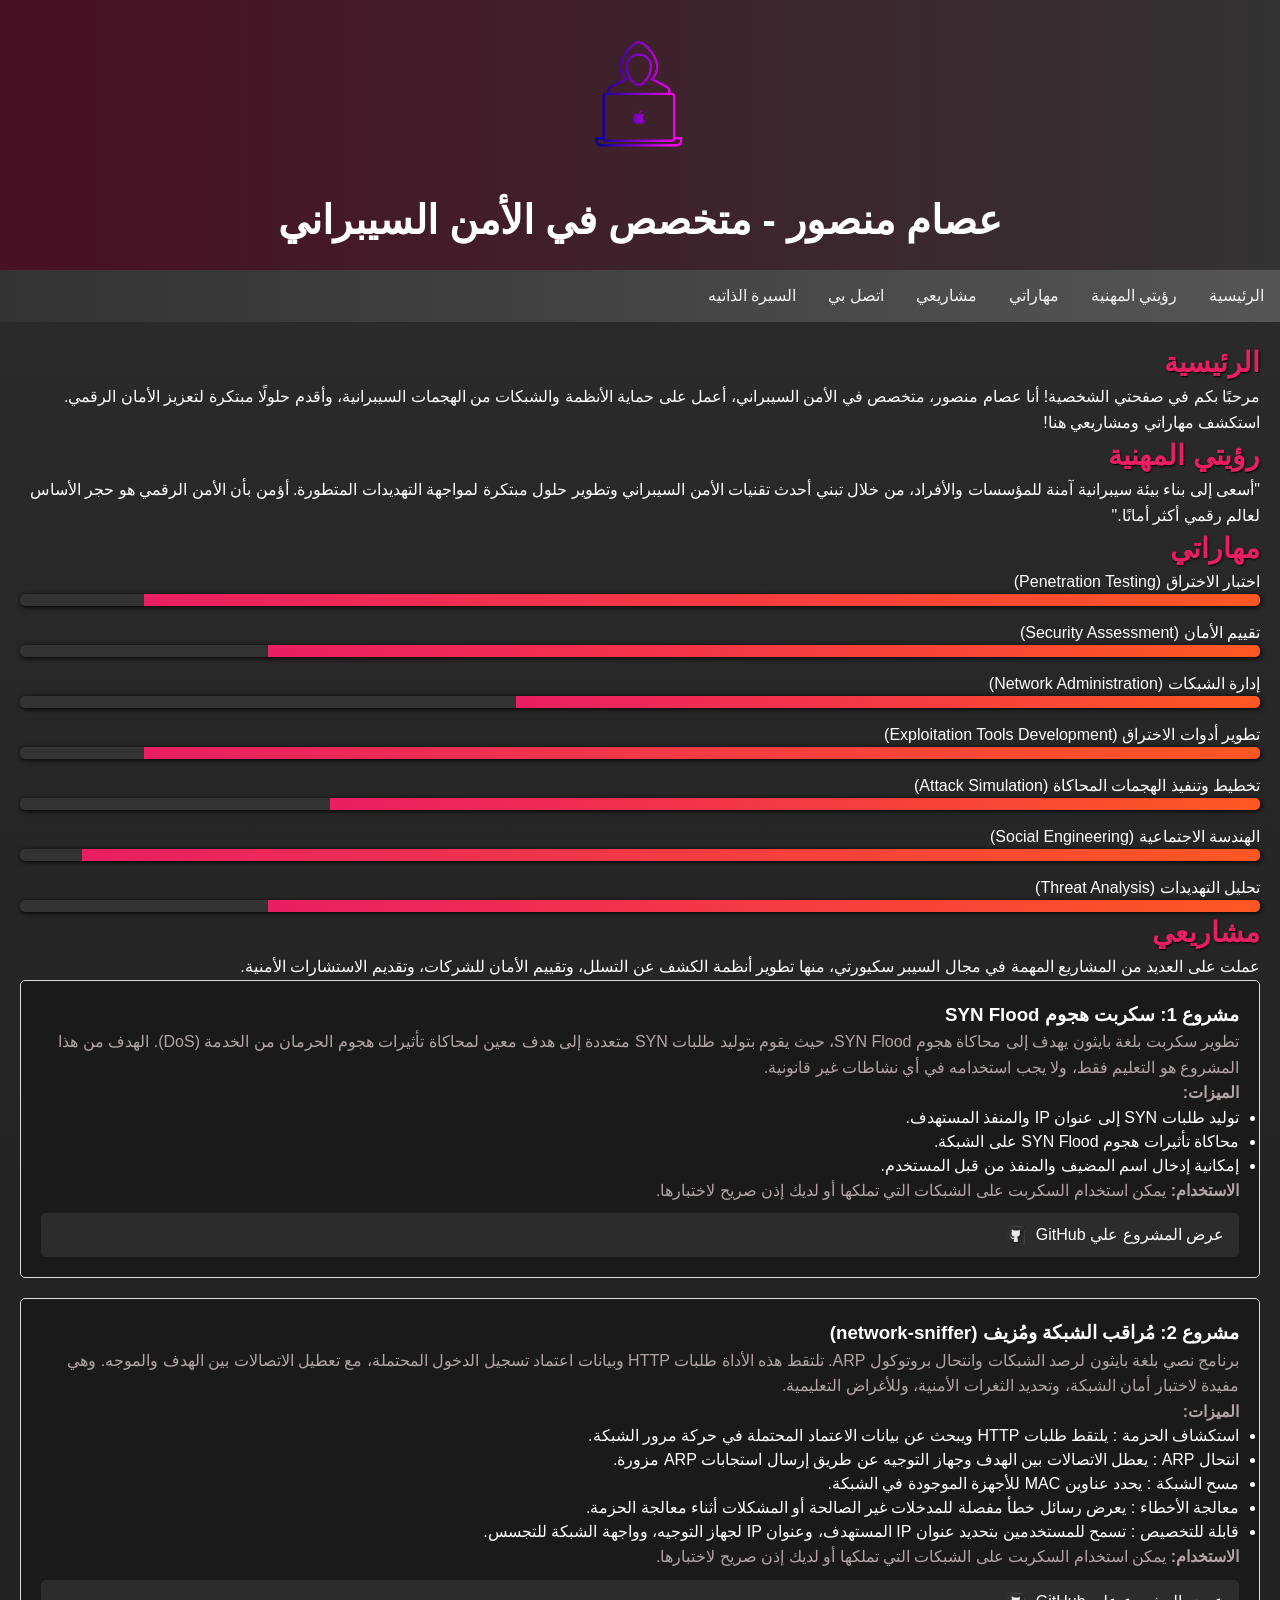
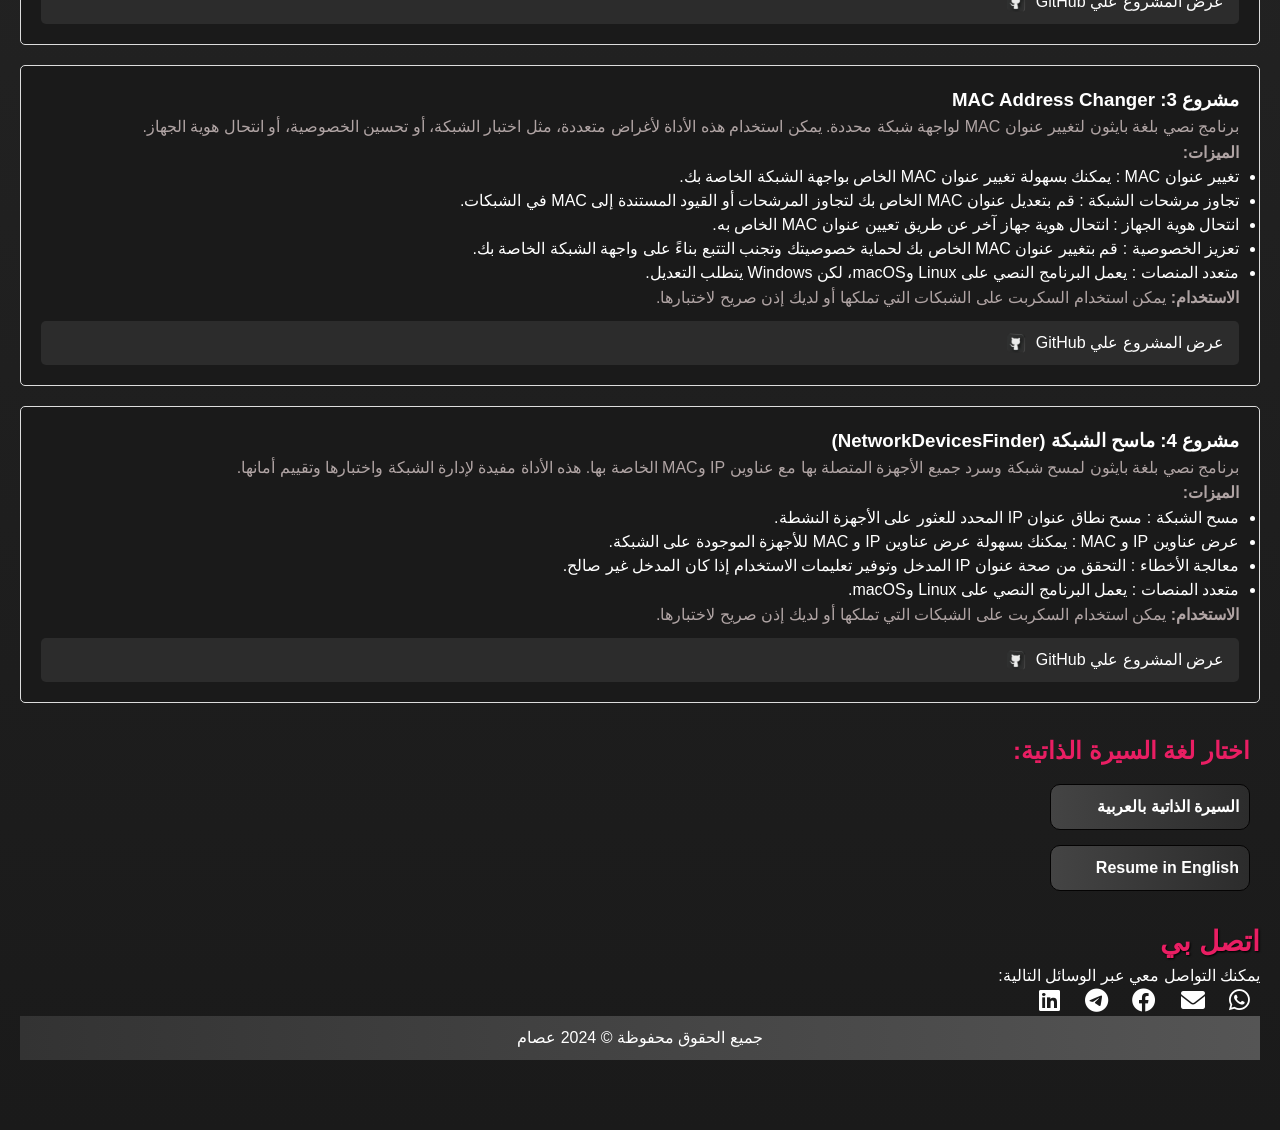
<file: index.html>
<!DOCTYPE html>
<html lang="ar">
  <head>
    <meta charset="UTF-8" />
    <meta name="viewport" content="width=device-width, initial-scale=1.0" />
    
    <!-- عنوان الصفحة -->
    <title>عصام منصور - متخصص في الأمن السيبراني</title>
    
    <!-- وصف الموقع (Meta Description) -->
    <meta name="description" content="الصفحة الشخصية لعصام منصور، متخصص في الأمن السيبراني. تعرض السيرة الذاتية، المهارات، المشروعات، وطرق التواصل." />
    
    <!-- الكلمات الرئيسية (Meta Keywords) -->
    <meta name="keywords" content="عصام منصور, الأمن السيبراني, سيرة ذاتية, مهندس برمجيات, اختبار الاختراق, تطوير ويب, سيبر سكيورتي" />
    
    <!-- أيقونة الموقع -->
    <link rel="icon" href="photo.png" type="image/png" />
    
    <!-- ربط ملف CSS -->
    <link rel="stylesheet" href="styles.css">
    
    <!-- إضافة أيقونات Font Awesome -->
    <link rel="stylesheet" href="https://cdnjs.cloudflare.com/ajax/libs/font-awesome/6.0.0-beta3/css/all.min.css" />
    
    <!-- روابط بيانات منظمة JSON-LD (إذا رغبت في إضافة بيانات منظمة للموقع مثل السيرة الذاتية) -->

  </head>

  <body>
    <header>
      <img src="photo.png" alt="صورة شخصية" class="profile-pic" />
      <h1>عصام منصور - متخصص في الأمن السيبراني</h1>
    </header>
    <nav>
      <a href="#home">الرئيسية</a>
      <a href="#about">رؤيتي المهنية</a>
      <a href="#skills">مهاراتي</a>
      <a href="#projects">مشاريعي</a>
      <a href="#contact">اتصل بي</a>
      <a href="#CV">السيرة الذاتيه</a>
    </nav>
    <div class="container">
      <div id="home" class="section">
        <h2>الرئيسية</h2>
        <p>
          مرحبًا بكم في صفحتي الشخصية! أنا عصام منصور، متخصص في الأمن السيبراني، أعمل على حماية الأنظمة والشبكات من الهجمات السيبرانية، وأقدم حلولًا مبتكرة لتعزيز الأمان الرقمي. استكشف مهاراتي ومشاريعي هنا!
        </p>
      </div>
      <div id="about" class="section">
        <h2>رؤيتي المهنية</h2>
        <p>
          "أسعى إلى بناء بيئة سيبرانية آمنة للمؤسسات والأفراد، من خلال تبني أحدث تقنيات الأمن السيبراني وتطوير حلول مبتكرة لمواجهة التهديدات المتطورة. أؤمن بأن الأمن الرقمي هو حجر الأساس لعالم رقمي أكثر أمانًا."
        </p>
      </div>
      <div id="skills" class="section">
        <h2>مهاراتي</h2>
        <div class="skills">
          <div>
            <span>اختبار الاختراق (Penetration Testing)</span>
            <div class="skill-bar">
              <div class="skill-level" style="width: 90%"></div>
            </div>
          </div>
          <div>
            <span>تقييم الأمان (Security Assessment)</span>
            <div class="skill-bar">
              <div class="skill-level" style="width: 80%"></div>
            </div>
          </div>
          <div>
            <span>إدارة الشبكات (Network Administration)</span>
            <div class="skill-bar">
              <div class="skill-level" style="width: 60%"></div>
            </div>
          </div>
          <div>
            <span>تطوير أدوات الاختراق (Exploitation Tools Development)</span>
            <div class="skill-bar">
              <div class="skill-level" style="width: 90%"></div>
            </div>
          </div>
          <div>
            <span>تخطيط وتنفيذ الهجمات المحاكاة (Attack Simulation)</span>
            <div class="skill-bar">
              <div class="skill-level" style="width: 75%"></div>
            </div>
          </div>
          <div>
            <span>الهندسة الاجتماعية (Social Engineering)</span>
            <div class="skill-bar">
              <div class="skill-level" style="width: 95%"></div>
            </div>
          </div>
          <div>
            <span>تحليل التهديدات (Threat Analysis)</span>
            <div class="skill-bar">
              <div class="skill-level" style="width: 80%"></div>
            </div>
          </div>
        </div>
      </div>
      <div id="projects" class="section">
        <h2>مشاريعي</h2>
        <p>
          عملت على العديد من المشاريع المهمة في مجال السيبر سكيورتي، منها تطوير
          أنظمة الكشف عن التسلل، وتقييم الأمان للشركات، وتقديم الاستشارات
          الأمنية.
        </p>
        <div class="project">
          <h3>مشروع 1: سكربت هجوم SYN Flood</h3>
          <p>
              تطوير سكربت بلغة بايثون يهدف إلى محاكاة هجوم SYN Flood، حيث يقوم بتوليد طلبات SYN متعددة إلى هدف معين لمحاكاة تأثيرات هجوم الحرمان من الخدمة (DoS). الهدف من هذا المشروع هو التعليم فقط، ولا يجب استخدامه في أي نشاطات غير قانونية.
          </p>
          <p>
              <strong>الميزات:</strong>
              <ul>
                  <li>توليد طلبات SYN إلى عنوان IP والمنفذ المستهدف.</li>
                  <li>محاكاة تأثيرات هجوم SYN Flood على الشبكة.</li>
                  <li>إمكانية إدخال اسم المضيف والمنفذ من قبل المستخدم.</li>
              </ul>
          </p>
          <p>
              <strong>الاستخدام:</strong> يمكن استخدام السكربت على الشبكات التي تملكها أو لديك إذن صريح لاختبارها.
          </p>
          <a href="https://github.com/Esammansour883/SYN-Flood-Script" target="_blank">
            عرض المشروع علي GitHub
            <img src="github.png" alt="Icon">
          </a>
      </div>

      <!-- مشروع 2 -->
      <div class="project">
        <h3>مشروع 2: مُراقب الشبكة ومُزيف (network-sniffer)</h3>
        <p>
          برنامج نصي بلغة بايثون لرصد الشبكات وانتحال بروتوكول ARP. تلتقط هذه الأداة طلبات HTTP وبيانات اعتماد تسجيل الدخول المحتملة، مع تعطيل الاتصالات بين الهدف والموجه. وهي مفيدة لاختبار أمان الشبكة، وتحديد الثغرات الأمنية، وللأغراض التعليمية.
        </p>
        <p>
          <strong>الميزات:</strong>
          <ul>
          <li>استكشاف الحزمة : يلتقط طلبات HTTP ويبحث عن بيانات الاعتماد المحتملة في حركة مرور الشبكة.</li>
          <li>انتحال ARP : يعطل الاتصالات بين الهدف وجهاز التوجيه عن طريق إرسال استجابات ARP مزورة.</li>
          <li>مسح الشبكة : يحدد عناوين MAC للأجهزة الموجودة في الشبكة.</li>
          <li>معالجة الأخطاء : يعرض رسائل خطأ مفصلة للمدخلات غير الصالحة أو المشكلات أثناء معالجة الحزمة.</li>
          <li>قابلة للتخصيص : تسمح للمستخدمين بتحديد عنوان IP المستهدف، وعنوان IP لجهاز التوجيه، وواجهة الشبكة للتجسس.</li>
        </ul>
        </p>
        <p>
          <strong>الاستخدام:</strong> يمكن استخدام السكربت على الشبكات التي تملكها أو لديك إذن صريح لاختبارها.
      </p>
        <a href="https://github.com/Esammansour883/network-sniffer" target="_blank">
          عرض المشروع علي GitHub
          <img src="github.png" alt="Icon">
        </a>
      </div>
      
      <!-- مشروع 3 -->
      <div class="project">
        <h3>مشروع 3: MAC Address Changer</h3>
        
      <p>
        برنامج نصي بلغة بايثون لتغيير عنوان MAC لواجهة شبكة محددة. يمكن استخدام هذه الأداة لأغراض متعددة، مثل اختبار الشبكة، أو تحسين الخصوصية، أو انتحال هوية الجهاز.
      </p>


        <p>
          <strong>الميزات:</strong>
          <ul>
          <li>تغيير عنوان MAC : يمكنك بسهولة تغيير عنوان MAC الخاص بواجهة الشبكة الخاصة بك.</li>
          <li>تجاوز مرشحات الشبكة : قم بتعديل عنوان MAC الخاص بك لتجاوز المرشحات أو القيود المستندة إلى MAC في الشبكات.</li>
          <li>انتحال هوية الجهاز : انتحال هوية جهاز آخر عن طريق تعيين عنوان MAC الخاص به.</li>
          <li>تعزيز الخصوصية : قم بتغيير عنوان MAC الخاص بك لحماية خصوصيتك وتجنب التتبع بناءً على واجهة الشبكة الخاصة بك.</li>
          <li>متعدد المنصات : يعمل البرنامج النصي على Linux وmacOS، لكن Windows يتطلب التعديل.</li>
        </ul>
        </p>
        <p>
          <strong>الاستخدام:</strong> يمكن استخدام السكربت على الشبكات التي تملكها أو لديك إذن صريح لاختبارها.
      </p>
        <a href="https://github.com/Esammansour883/mac-address-changer" target="_blank">
          عرض المشروع علي GitHub
          <img src="github.png" alt="Icon">
        </a>
      </div>

            
      <!-- مشروع 4 -->
      <div class="project">
        <h3>مشروع 4: ماسح الشبكة (NetworkDevicesFinder)</h3>
        <p>
          برنامج نصي بلغة بايثون لمسح شبكة وسرد جميع الأجهزة المتصلة بها مع عناوين IP وMAC الخاصة بها. هذه الأداة مفيدة لإدارة الشبكة واختبارها وتقييم أمانها.
        </p>
        
        
        <p>
          <strong>الميزات:</strong>
          <ul>
          <li>مسح الشبكة : مسح نطاق عنوان IP المحدد للعثور على الأجهزة النشطة.</li>
          <li>عرض عناوين IP و MAC : يمكنك بسهولة عرض عناوين IP و MAC للأجهزة الموجودة على الشبكة.</li>
          <li>معالجة الأخطاء : التحقق من صحة عنوان IP المدخل وتوفير تعليمات الاستخدام إذا كان المدخل غير صالح.</li>
            <li>متعدد المنصات : يعمل البرنامج النصي على Linux وmacOS.</li>
        </ul>
        </p>
        <p>
          <strong>الاستخدام:</strong> يمكن استخدام السكربت على الشبكات التي تملكها أو لديك إذن صريح لاختبارها.
      </p>
        <a href="https://github.com/Esammansour883/NetworkDevicesFinder" target="_blank">
          عرض المشروع علي GitHub
          <img src="github.png" alt="Icon">
        </a>
      </div>
        
        <!-- إضافة مشاريع أخرى هنا -->
        <div class="resume-selection" id="CV">
          <h3>اختار لغة السيرة الذاتية:</h3>
          <div class="language-container">
            <a href="javascript:void(0);" class="language-option" onclick="openCVPage('ar')">السيرة الذاتية بالعربية</a>
            <a href="javascript:void(0);" class="language-option" onclick="openCVPage('en')">Resume in English</a>
          </div>
        </div>
        
        
        
      </div>
        <div id="contact" class="section">
          <h2>اتصل بي</h2>
          <p>يمكنك التواصل معي عبر الوسائل التالية:</p>
          <div class="contact-icons">
            <a href="https://wa.me/+201099764719" target="_blank">
              <i class="fab fa-whatsapp"></i>
            </a>
            <a href="mailto:esam135931@gmail.com">
              <i class="fas fa-envelope"></i>
            </a>
            <a href="https://www.facebook.com/Essamelkady1000457754337" target="_blank">
              <i class="fab fa-facebook"></i>
            </a>
            <a href="https://t.me/Essam_MansourE" target="_blank">
              <i class="fab fa-telegram-plane"></i>
            </a>
            <a href="https://www.linkedin.com/in/essam-mansour-4a3468334" target="_blank">
              <i class="fab fa-linkedin"></i>
            </a>
          </div>
        </div>
    <footer>
      <p>جميع الحقوق محفوظة © 2024 عصام</p>
    </footer>
    <a href="#top" class="back-to-top" id="backToTop">↑</a>

    <script src="script.js"></script>
  </body>
</html>
</file>
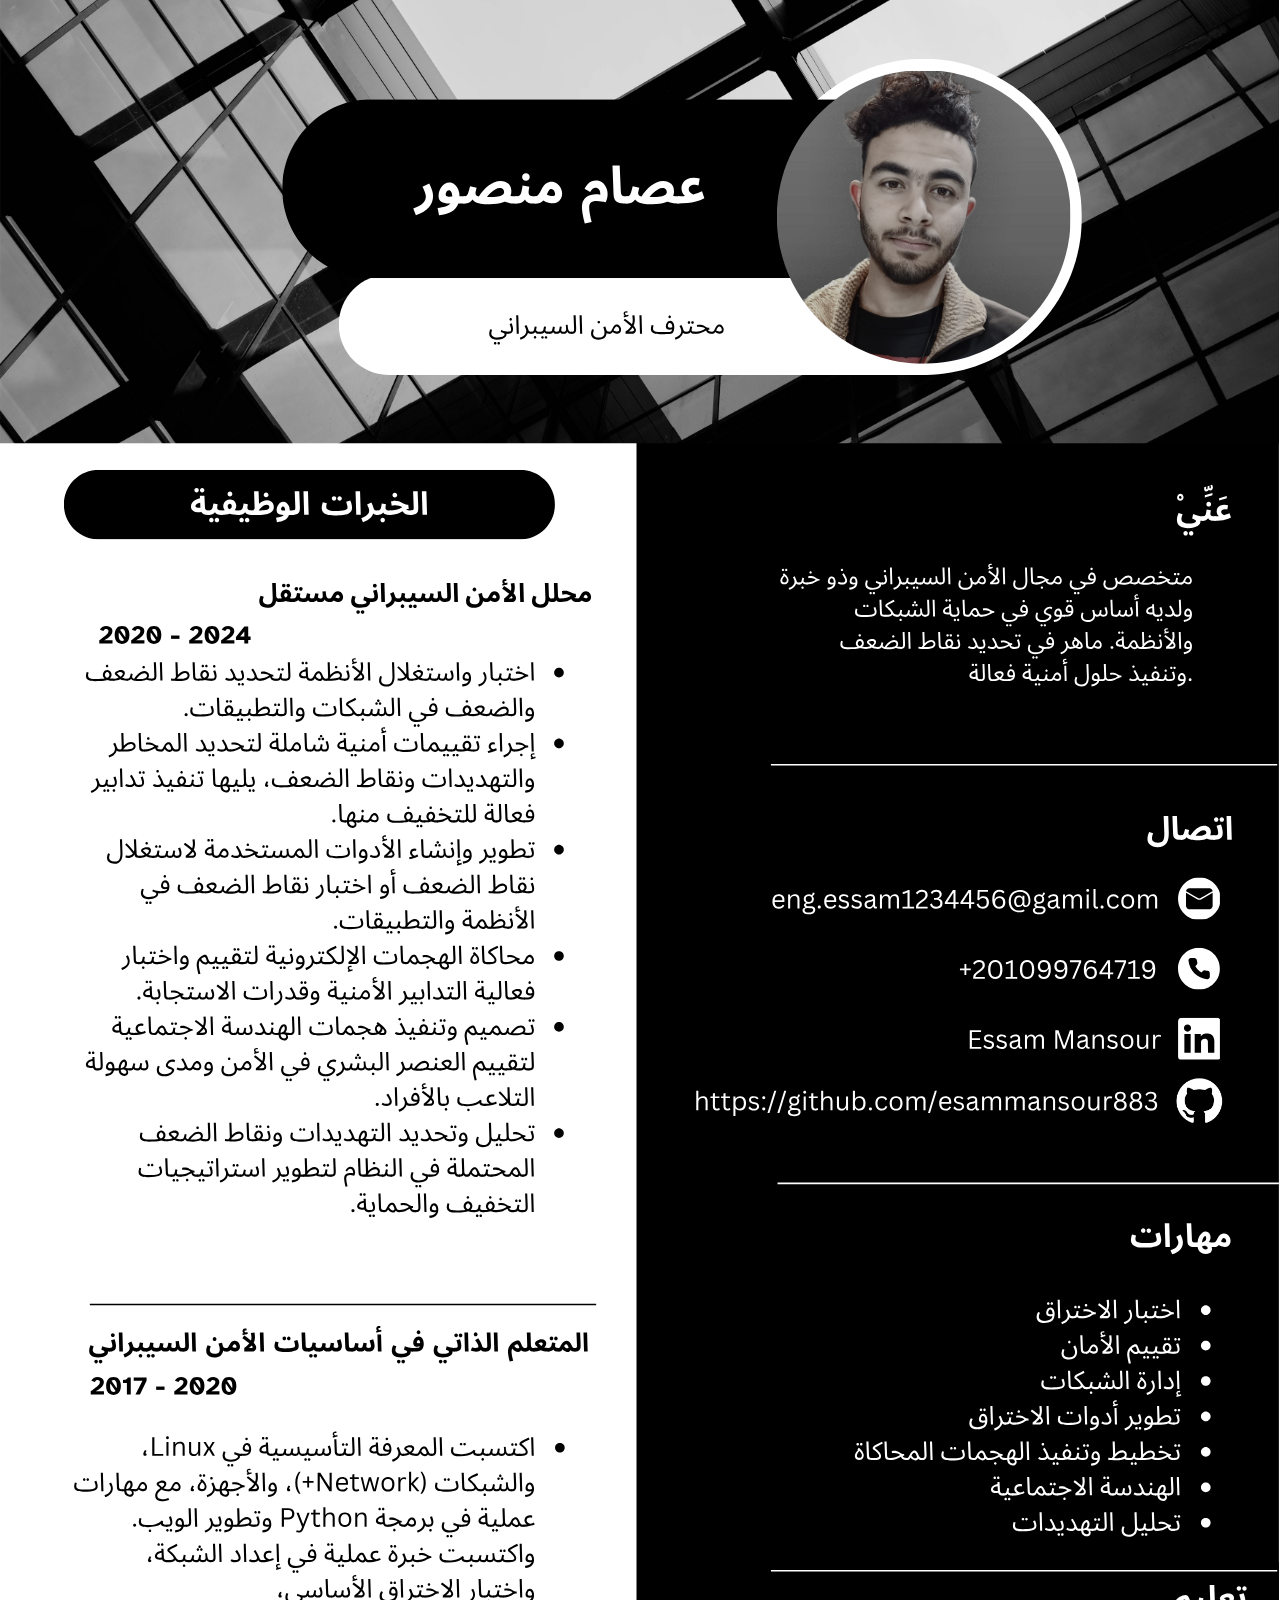
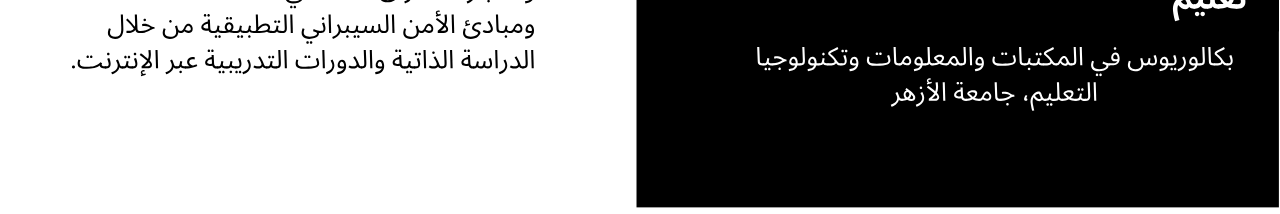
<file: cv-ar.html>
<!DOCTYPE html>
<html lang="ar">
  <head>
    <meta charset="UTF-8" />
    <meta name="viewport" content="width=device-width, initial-scale=1.0" />
    <title>السيرة الذاتية (عربي)</title>
    <!-- وصف السيرة الذاتية -->
    <meta
      name="description"
      content="السيرة الذاتية لعصام منصور، متخصص في الأمن السيبراني. تشمل المهارات، الخبرات، والمشاريع في مجال الأمان السيبراني."
    />

    <!-- كلمات رئيسية -->
    <meta
      name="keywords"
      content="سيرة ذاتية، عصام منصور، الأمن السيبراني، اختبار الاختراق، مهارات أمان الإنترنت"
    />

    <style>
      body {
        margin: 0;
        padding: 0;
        height: 200vh;
        overflow-y: scroll;
        text-align: center;
      }
      img {
        width: 100%;
        height: auto;
        max-width: 100%;
      }
      .button-container {
        position: fixed;
        bottom: 20px;
        left: 20px; /* تعديل الوضع إلى اليسار في النسخة العربية */
        display: flex;
        gap: 20px;
        opacity: 0;
        transition: opacity 0.3s;
      }
      .btn {
        padding: 15px;
        background-color: #351b1b;
        color: white;
        border: none;
        cursor: pointer;
        font-size: 16px;
        border-radius: 50%;
        width: 70px; /* تكبير الزر */
        height: 70px; /* تكبير الزر */
        display: flex;
        justify-content: center;
        align-items: center;
      }
      .btn img {
        width: 40px; /* زيادة حجم الأيقونة */
        height: 40px; /* زيادة حجم الأيقونة */
      }
    </style>
  </head>
  <body>
    <img src="cv-ar.svg" alt="السيرة الذاتية" />
    <!-- تعديل الصورة هنا للسيرة الذاتية بالعربية -->

    <div class="button-container" id="button-container">
      <!-- صورة الرجوع (يمكنك تعديلها هنا) -->
      <button class="btn" onclick="goBack()">
        <img src="back-icon.svg" alt="رجوع" />
      </button>

      <!-- صورة تحميل PDF -->
      <button class="btn" onclick="downloadPDF()">
        <img src="download-icon.svg" alt="تحميل" />
      </button>
    </div>

    <script>
      window.onscroll = function () {
        var scrollPosition = window.scrollY;
        var documentHeight = document.documentElement.scrollHeight;
        var windowHeight = window.innerHeight;

        if (scrollPosition + windowHeight >= documentHeight - 100) {
          document.getElementById("button-container").style.opacity = 1;
        } else {
          document.getElementById("button-container").style.opacity = 0;
        }
      };

      function goBack() {
        window.close();
      }

      function downloadPDF() {
        const link = document.createElement("a");
        link.href = "cv-ar.pdf"; <!-- تعديل الرابط هنا للسيرة الذاتية بالعربية -->
        link.download = "cv-ar.pdf";
        link.click();
      }
    </script>
  </body>
</html>
</file>
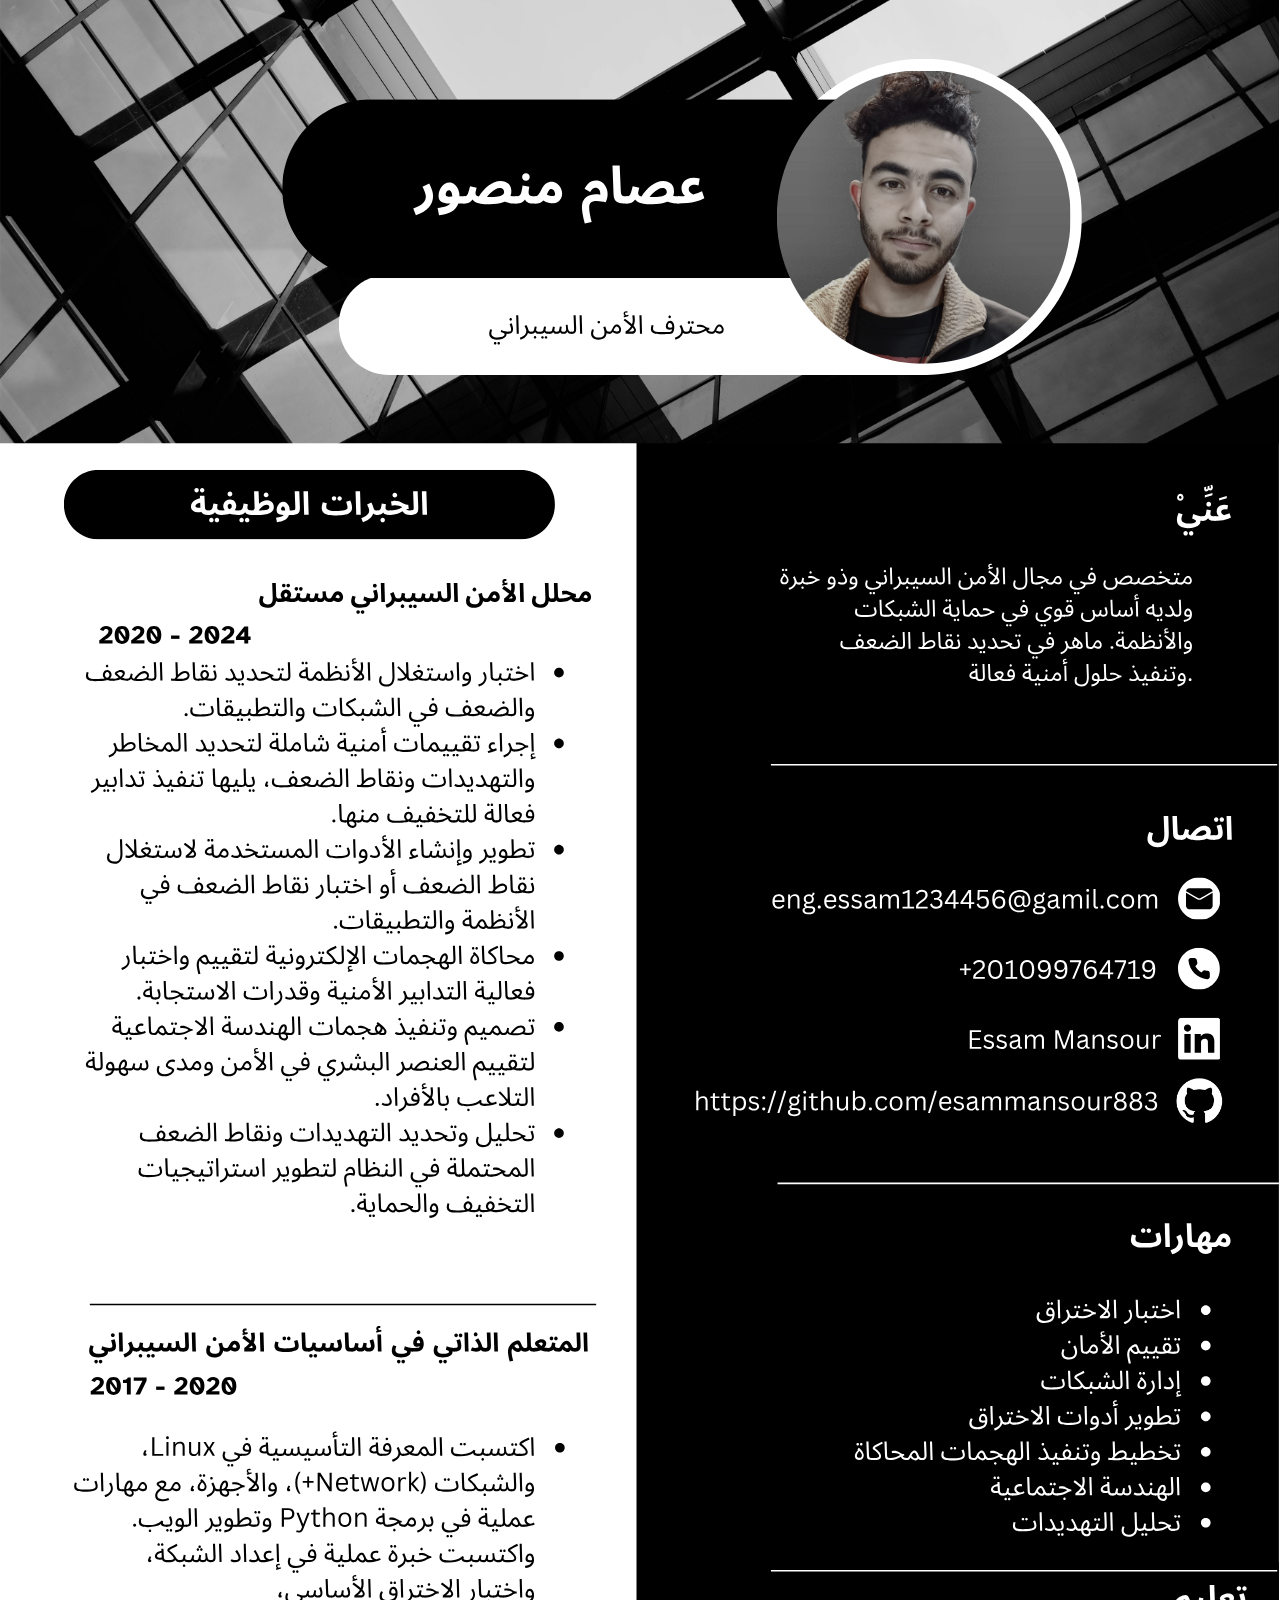
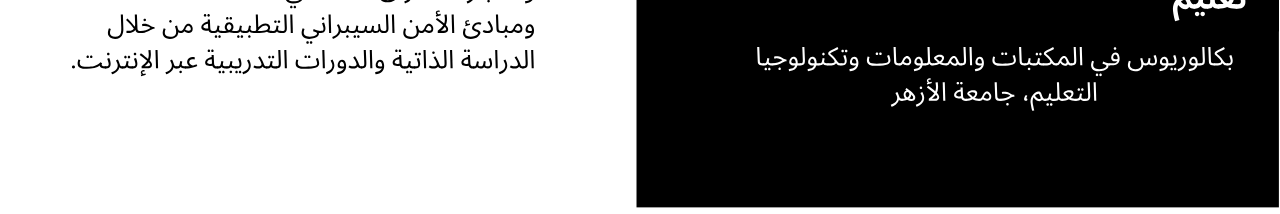
<file: cv-en.html>
<!DOCTYPE html>
<html lang="en">
  <head>
    <meta charset="UTF-8" />
    <meta name="viewport" content="width=device-width, initial-scale=1.0" />
    <title>Resume (English)</title>
        <!-- وصف السيرة الذاتية باللغة الإنجليزية -->
    <meta name="description" content="Resume of Essam Mansour, a cybersecurity expert. Includes skills, experiences, and projects in cybersecurity." />
    
        <!-- كلمات رئيسية باللغة الإنجليزية -->
    <meta name="keywords" content="Resume, Essam Mansour, Cybersecurity, Penetration Testing, Internet Security Skills" />
        
    <style>
      body {
        margin: 0;
        padding: 0;
        height: 200vh;
        overflow-y: scroll;
        text-align: center;
      }
      img {
        width: 100%;
        height: auto;
        max-width: 100%;
      }
      .button-container {
        position: fixed;
        bottom: 20px;
        right: 20px; /* تغيير الموضع إلى اليمين في النسخة الإنجليزية */
        display: flex;
        gap: 20px;
        opacity: 0;
        transition: opacity 0.3s;
      }
      .btn {
        padding: 15px;
        background-color: #351b1b;
        color: white;
        border: none;
        cursor: pointer;
        font-size: 16px;
        border-radius: 50%;
        width: 70px; /* تكبير الزر */
        height: 70px; /* تكبير الزر */
        display: flex;
        justify-content: center;
        align-items: center;
      }
      .btn img {
        width: 40px; /* زيادة حجم الأيقونة */
        height: 40px; /* زيادة حجم الأيقونة */
      }
    </style>
  </head>
  <body>
    <img src="cv-ar.svg" alt="Resume" />
    <!-- تعديل الصورة هنا للسيرة الذاتية بالإنجليزية -->

    <div class="button-container" id="button-container">
      <!-- صورة الرجوع (يمكنك تعديلها هنا) -->
      <button class="btn" onclick="goBack()">
        <img src="back-icon.svg" alt="Back" />
      </button>

      <!-- صورة تحميل PDF -->
      <button class="btn" onclick="downloadPDF()">
        <img src="download-icon.svg" alt="Download" />
      </button>
    </div>

    <script>
      window.onscroll = function () {
        var scrollPosition = window.scrollY;
        var documentHeight = document.documentElement.scrollHeight;
        var windowHeight = window.innerHeight;

        if (scrollPosition + windowHeight >= documentHeight - 100) {
          document.getElementById("button-container").style.opacity = 1;
        } else {
          document.getElementById("button-container").style.opacity = 0;
        }
      };

      function goBack() {
        window.close();
      }

      function downloadPDF() {
        const link = document.createElement("a");
        link.href = "cv-en.pdf"; <!-- تعديل الرابط هنا للسيرة الذاتية بالإنجليزية -->
        link.download = "cv-en.pdf";
        link.click();
      }
    </script>
  </body>
</html>
</file>
<file: styles.css>
/* إعادة تعيين الأنماط الافتراضية */
* {
  margin: 0;
  padding: 0;
  box-sizing: border-box;
}

/* باقي الأنماط الخاصة بك */
html {
  scroll-behavior: smooth;
  direction: rtl; /* تأكد من اتجاه النصوص والعناصر من اليمين لليسار */
}

body {
  background: linear-gradient(to bottom, #2c2c2c, #1a1a1a);
  color: #ffffff;
  font-family: Arial, sans-serif;
  margin: 0;
  padding: 0;
  font-size: 1rem;
  line-height: 1.5;
  text-align: right; /* محاذاة النصوص إلى اليمين */
}

@media (max-width: 600px) {
  body {
    font-size: 0.875rem;
  }
}

header {
  background: linear-gradient(to right, #4a1023, #333);
  padding: 20px;
  text-align: center;
}
header h1 {
  margin: 0;
  font-size: 2.5em;
  color: #ffffff;
}

nav {
  background: linear-gradient(to right, #333, #555);
  overflow: hidden;
}
nav a {
  float: right; /* التأكد من أن الروابط على اليمين */
  display: block;
  color: #f2f2f2;
  text-align: center;
  padding: 14px 16px;
  text-decoration: none;
  transition: all 0.3s;
}
nav a:hover {
  background-color: #e91e63;
  color: #ffffff;
}

.container {
  padding: 20px;
  margin-bottom: 50px;
}

.section h2 {
  color: #e91e63;
  text-shadow: 1px 1px 2px #000;
  font-size: 1.75rem;
}

.section p {
  line-height: 1.6;
}

.profile-pic {
  width: 150px;
  height: 150px;
  border-radius: 50%;
  margin: 0 auto 20px;
  display: block;
  transition: box-shadow 0.3s ease-in-out;
}
.profile-pic:hover {
  box-shadow: 0 20px 70px rgba(251, 8, 125, 0.5);
}

.skills {
  display: flex;
  flex-direction: column;
  gap: 15px;
}
.skill-bar {
  background-color: #333;
  height: 12px;
  border-radius: 5px;
  overflow: hidden;
  box-shadow: 1px 1px 5px #000;
}
.skill-level {
  height: 100%;
  background: linear-gradient(to right, #e91e63, #ff5722);
}

footer {
  background: linear-gradient(to right, #333, #555);
  text-align: center;
  padding: 10px;
  color: #ffffff;
  position: relative;
  width: 100%;
  bottom: 0;
}
footer p {
  margin: 0;
}

.contact-icons a {
  margin: 0 10px;
  color: #ffffff;
  text-decoration: none;
  transition: transform 0.3s, color 0.3s;
}
.contact-icons a i {
  font-size: 1.5em;
}
.contact-icons a:hover i {
  color: #e91e63;
  transform: scale(1.2);
}

.back-to-top {
  position: fixed;
  bottom: 20px;
  right: 20px;
  background-color: #e91e63;
  color: white;
  padding: 10px;
  border-radius: 50%;
  text-align: center;
  text-decoration: none;
  font-size: 30px;
  display: none;
  transition: background-color 0.3s, transform 0.3s;
}
.back-to-top:hover {
  background-color: #ff5722;
  transform: scale(1.1);
}

.project {
  border: 1px solid #ddd;
  border-radius: 5px;
  padding: 20px;
  margin-bottom: 20px;
  background-color: #1a1a1a;
}
.project h3 {
  margin-top: 0;
}
.project p {
  color: #b0a4a4;
}
.project a {
  display: flex;
  align-items: center;
  margin-top: 10px;
  padding: 10px 15px;
  color: rgb(255, 255, 255);
  background-color: #2c2c2c;
  border-radius: 5px;
  text-decoration: none;
}
.project a:hover {
  background-color: #e91e63;
}
.project a img {
  display: inline-block;
  margin-right: 8px;
  width: 24px;
  height: 24px;
}

/* محاذاة النص داخل العنصر resume-selection */
.resume-selection {
  margin: 20px 0;
  padding: 10px;
  text-align: left; /* محاذاة النص بالكامل إلى اليمين */
   /* تأكيد أن جميع العناصر داخل هذا العنصر ستكون من اليمين لليسار */
}

.resume-selection h3 {
  color: #e91e63;
  font-size: 1.5rem;
  margin-bottom: 15px;
  text-align: right; /* التأكد من محاذاة العنوان إلى اليمين */
}

/* محاذاة الروابط داخل العنصر language-container */
.language-container {
  display: flex;
  flex-direction: column; /* ترتيب العناصر عموديًا */
  align-items: flex-end; /* محاذاة العناصر إلى اليمين */
  gap: 15px; /* المسافة بين الروابط */
  direction: ltr; /* التأكد من أن المحاذاة تكون من اليمين لليسار */
}

/* تعديل الأيقونات والنصوص داخل روابط اللغة */
.language-option {
  padding: 10px;
  background: linear-gradient(to left, #2c2c2c, #444);
  border: 1px solid #040303;
  border-radius: 10px;
  text-decoration: none;
  color: #ffffff;
  width: 200px; /* عرض ثابت */
  text-align: left; /* محاذاة النص داخل الرابط إلى اليمين */
  font-weight: bold;
  transition: all 0.3s ease;
  display: flex; /* جعل الرابط يحتوي على خاصية flex لتوحيد المحاذاة */
  justify-content: flex-end; /* محاذاة الأيقونة والنص إلى اليمين داخل الرابط */
}

.language-option:hover {
  background: linear-gradient(to left, #e91e63, #e91e63);
  transform: scale(1.05);
}
</file>
